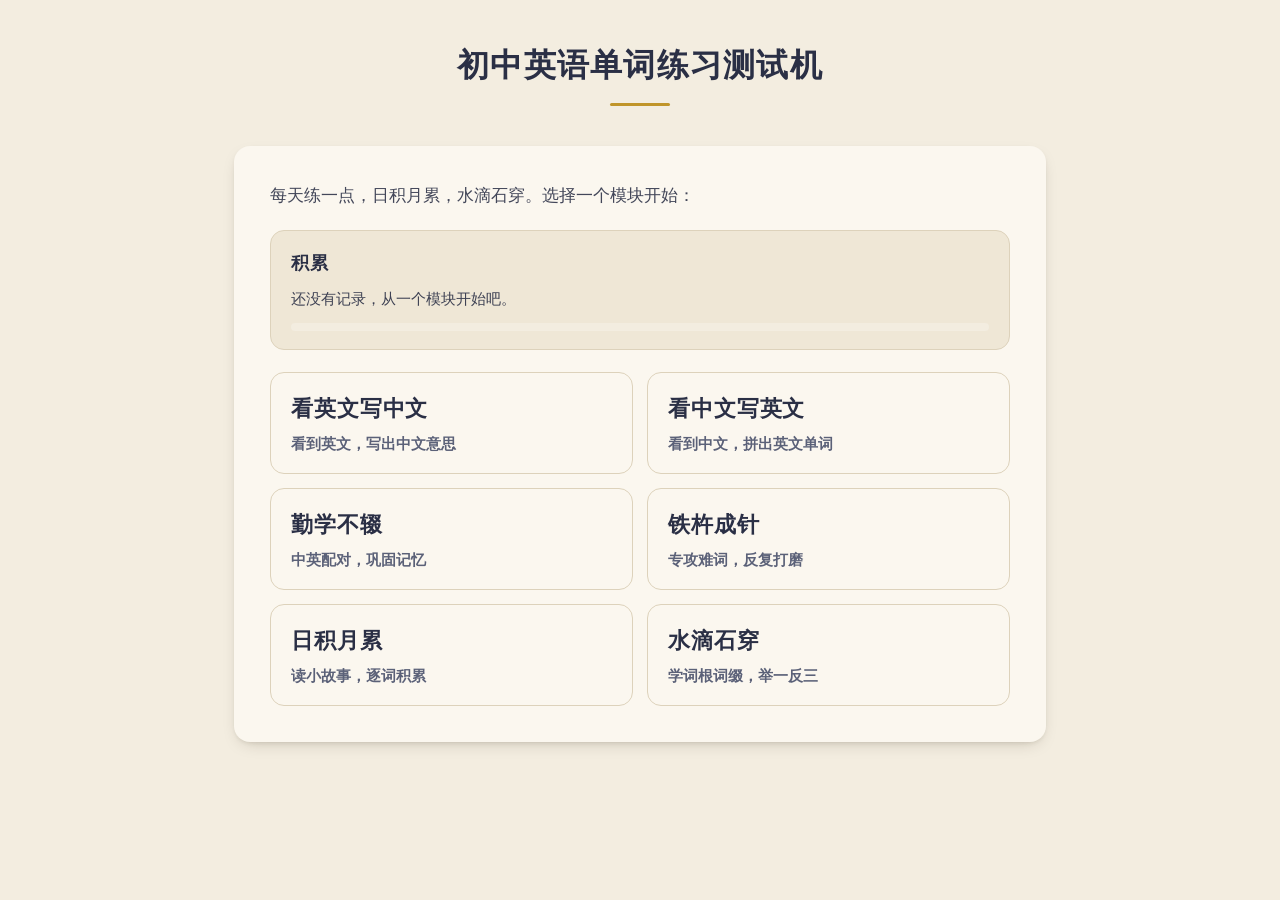
<file: index.html>
<!doctype html>
<html lang="zh-CN">
  <head>
    <!-- Google tag (gtag.js) -->
    <script async src="https://www.googletagmanager.com/gtag/js?id=G-KXS2DY9MQ6"></script>
    <script src="scripts/analytics.js"></script>
    <meta charset="utf-8" />
    <meta name="viewport" content="width=device-width, initial-scale=1" />
    <title>初中英语单词练习测试机</title>
    <meta
      name="description"
      content="初中英语单词练习：随机出题、英汉互测、难词专练、词根词缀与单词故事。"
    />
    <meta name="theme-color" content="#2A2F45" />
    <link rel="manifest" href="manifest.webmanifest" />
    <link rel="apple-touch-icon" href="icons/apple-touch-icon.png" />
    <link rel="stylesheet" href="styles/basic.css" media="screen" />

    <script src="./words_f.js" defer></script>
    <script src="scripts/quiz_storage.js" defer></script>
    <script src="scripts/home.js" defer></script>
    <script src="./pwa.js" defer></script>
  </head>
  <body>
    <div id="header">
      <p>
        <a href="index.html">
          <span class="title-full">初中英语单词练习测试机</span>
          <span class="title-short" aria-hidden="true">初中英语单词测试</span>
        </a>
      </p>
    </div>

    <div id="content" class="home-page">
      <p class="home-intro">
        每天练一点，日积月累，水滴石穿。选择一个模块开始：
      </p>

      <div class="home-progress" aria-label="学习进度">
        <p class="home-progress-label">积累</p>
        <p class="home-progress-stats" id="home-progress-stats">加载中…</p>
        <div
          class="home-progress-track"
          role="progressbar"
          aria-label="已掌握进度"
        >
          <div class="home-progress-fill" id="home-progress-fill"></div>
        </div>
      </div>

      <div class="home-grid">
        <a class="home-card" href="EtoC.html">
          <span class="home-card-title">看英文写中文</span>
          <span class="home-card-desc">看到英文，写出中文意思</span>
        </a>
        <a class="home-card" href="CtoE.html">
          <span class="home-card-title">看中文写英文</span>
          <span class="home-card-desc">看到中文，拼出英文单词</span>
        </a>
        <a class="home-card" href="sentence.html">
          <span class="home-card-title">勤学不辍</span>
          <span class="home-card-desc">中英配对，巩固记忆</span>
        </a>
        <a class="home-card" href="needle.html">
          <span class="home-card-title">铁杵成针</span>
          <span class="home-card-desc">专攻难词，反复打磨</span>
        </a>
        <a class="home-card" href="accumulate.html">
          <span class="home-card-title">日积月累</span>
          <span class="home-card-desc">读小故事，逐词积累</span>
        </a>
        <a class="home-card" href="roots.html">
          <span class="home-card-title">水滴石穿</span>
          <span class="home-card-desc">学词根词缀，举一反三</span>
        </a>
      </div>
    </div>
  </body>
</html>
</file>
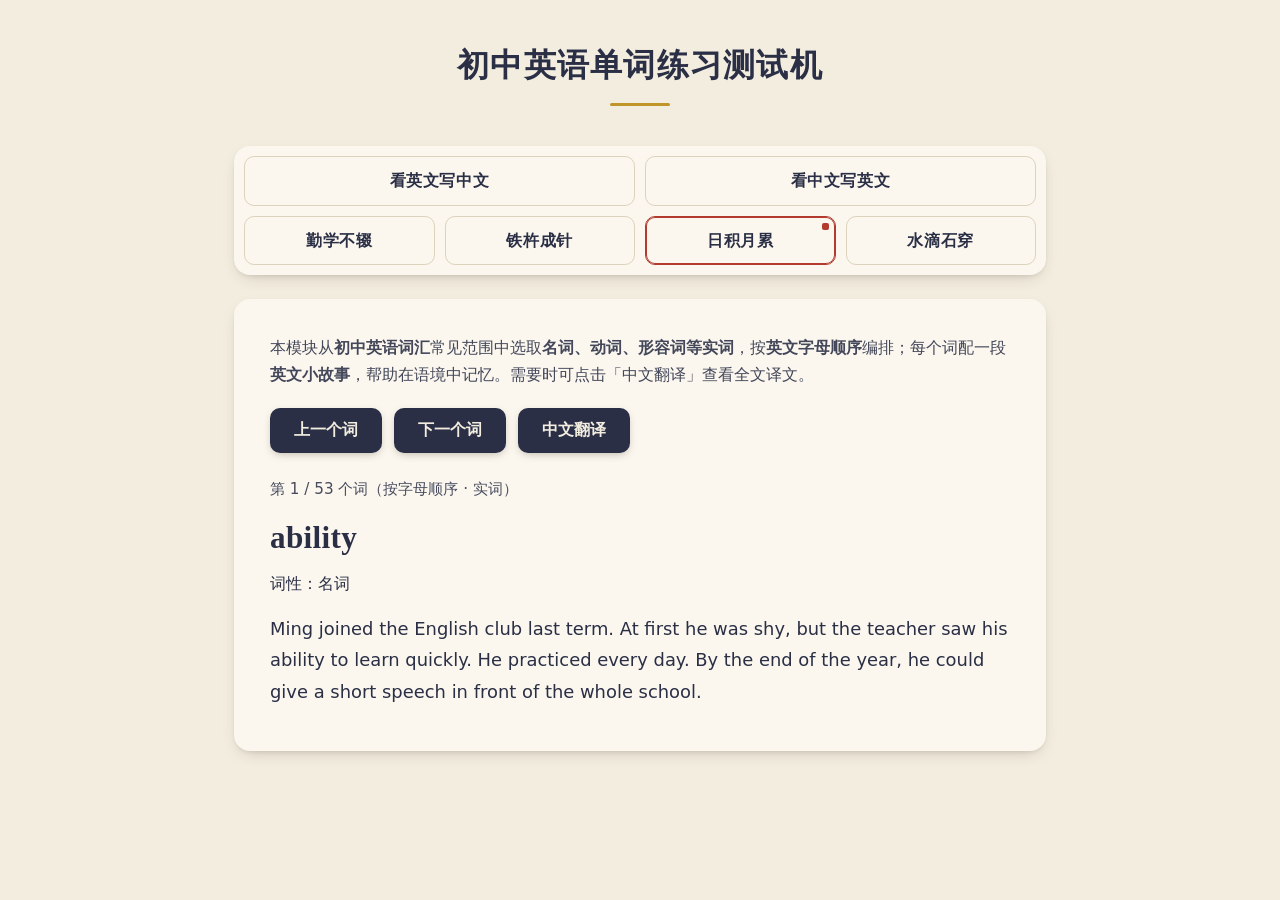
<file: accumulate.html>
<!doctype html>
<html lang="zh-CN">
  <head>
    <!-- Google tag (gtag.js) -->
    <script async src="https://www.googletagmanager.com/gtag/js?id=G-KXS2DY9MQ6"></script>
    <script src="scripts/analytics.js"></script>
    <meta charset="utf-8" />
    <meta name="viewport" content="width=device-width, initial-scale=1" />
    <title>日积月累 · 单词故事</title>
    <meta
      name="description"
      content="按字母顺序阅读初中英语实词小故事，可查看中文翻译。"
    />
    <meta name="theme-color" content="#2A2F45" />
    <link rel="manifest" href="manifest.webmanifest" />
    <link rel="apple-touch-icon" href="icons/apple-touch-icon.png" />
    <link rel="stylesheet" href="styles/basic.css" media="screen" />
    <script src="scripts/jquery-1.11.3.js" defer></script>
    <script src="./words_f.js" defer></script>
    <script src="scripts/word_policy.js" defer></script>
    <script src="scripts/word_stories.js" defer></script>
    <script src="./pwa.js" defer></script>
  </head>
  <body>
    <div id="header">
      <p>
        <a href="index.html">
          <span class="title-full">初中英语单词练习测试机</span>
          <span class="title-short" aria-hidden="true">初中英语单词测试</span>
        </a>
      </p>
    </div>

    <div id="navigation" aria-label="导航">
      <ul>
        <li class="nav-primary"><a href="EtoC.html">看英文写中文</a></li>
        <li class="nav-primary"><a href="CtoE.html">看中文写英文</a></li>
        <li class="nav-secondary">
          <a href="sentence.html">勤学不辍</a>
        </li>
        <li class="nav-secondary">
          <a href="needle.html">铁杵成针</a>
        </li>
        <li class="nav-secondary">
          <a class="here" href="accumulate.html">日积月累</a>
        </li>
        <li class="nav-secondary">
          <a href="roots.html">水滴石穿</a>
        </li>
      </ul>
    </div>

    <div id="content" class="accumulate-page">
      <p class="accumulate-intro">
        本模块从<strong>初中英语词汇</strong>常见范围中选取<strong>名词、动词、形容词等实词</strong>，按<strong>英文字母顺序</strong>编排；每个词配一段<strong>英文小故事</strong>，帮助在语境中记忆。需要时可点击「中文翻译」查看全文译文。
      </p>
      <div class="accumulate-actions">
        <button id="btn-prev-word-story" type="button">上一个词</button>
        <button id="btn-next-word-story" type="button">下一个词</button>
        <button id="btn-toggle-story-zh" type="button">
          <info text="no">中文翻译</info>
        </button>
      </div>
      <div id="accumulate-display" class="accumulate-display" aria-live="polite"></div>
      <p
        id="accumulate-translation"
        class="accumulate-translation"
        style="display: none"
        lang="zh-CN"
      ></p>
    </div>
  </body>
</html>
</file>
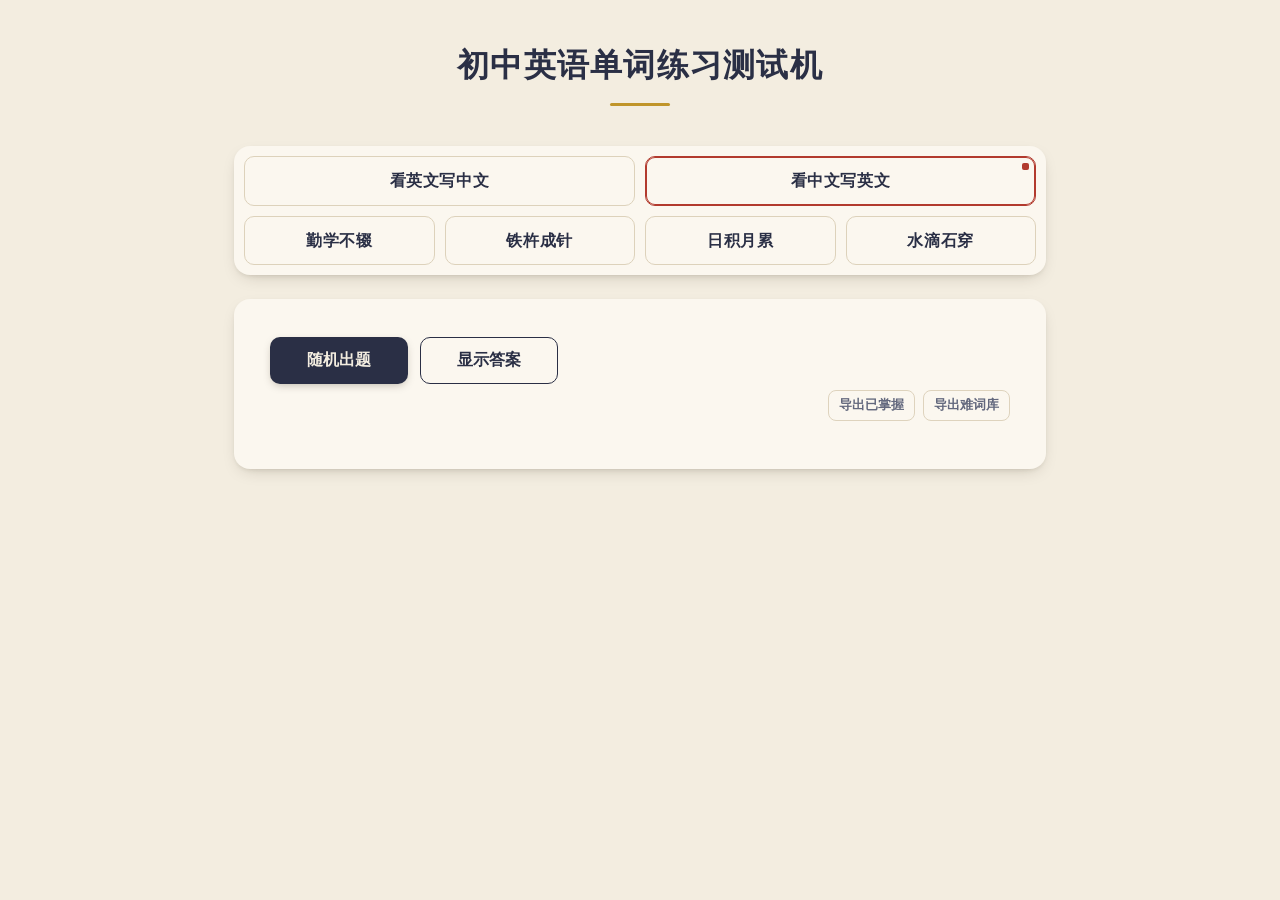
<file: CtoE.html>
<!doctype html>
<html lang="zh-CN">
  <head>
    <!-- Google tag (gtag.js) -->
    <script async src="https://www.googletagmanager.com/gtag/js?id=G-KXS2DY9MQ6"></script>
    <script src="scripts/analytics.js"></script>
    <meta charset="utf-8" />
    <meta name="viewport" content="width=device-width, initial-scale=1" />
    <title>看中文写英文 · 初中英语单词练习测试机</title>
    <meta
      name="description"
      content="初中英语单词练习：看中文写英文，随机出题，即时判分，显示/隐藏答案。"
    />
    <meta name="theme-color" content="#2A2F45" />
    <link rel="manifest" href="manifest.webmanifest" />
    <link rel="apple-touch-icon" href="icons/apple-touch-icon.png" />
    <link rel="stylesheet" href="styles/basic.css" media="screen" />

    <script src="scripts/jquery-1.11.3.js" defer></script>
    <script src="./words_f.js" defer></script>
    <script src="scripts/word_policy.js" defer></script>
    <script src="scripts/quiz_storage.js" defer></script>
    <script src="scripts/status.js" defer></script>
    <script src="./pwa.js" defer></script>
  </head>
  <body>
    <div id="header">
      <p>
        <a href="index.html">
          <span class="title-full">初中英语单词练习测试机</span>
          <span class="title-short" aria-hidden="true">初中英语单词测试</span>
        </a>
      </p>
    </div>

    <div id="navigation" aria-label="导航">
      <ul>
        <li class="nav-primary"><a href="EtoC.html">看英文写中文</a></li>
        <li class="nav-primary"><a class="here" href="CtoE.html">看中文写英文</a></li>
        <li class="nav-secondary">
          <a href="sentence.html">勤学不辍</a>
        </li>
        <li class="nav-secondary">
          <a href="needle.html">铁杵成针</a>
        </li>
        <li class="nav-secondary">
          <a href="accumulate.html">日积月累</a>
        </li>
        <li class="nav-secondary">
          <a href="roots.html">水滴石穿</a>
        </li>
      </ul>
    </div>

    <div id="content" class="quiz-main-page" data-quiz-mode="ctoe">
      <div class="quiz-main-actions">
        <button id="btn1" type="button">随机出题</button>
        <button id="btn2" type="button" aria-controls="words-table">
          <info text="no">显示答案</info>
        </button>
      </div>
      <p class="quiz-hint" style="display: none">
        可在答题框内输入答案，点击「显示答案」可查看参考答案，点击红灯将单词加入难词库，增加单词的练习频率，点击绿灯表示单词已完全掌握，无需再练习，再次点击取消操作。
      </p>
      <div class="quiz-light-legend" aria-label="标记说明" style="display: none">
        <span><i class="light-dot light-red"></i>红灯：难词库</span>
        <span><i class="light-dot light-green"></i>绿灯：已掌握</span>
        <span><i class="light-dot light-yellow"></i>黄灯：已标记，再点取消</span>
      </div>
      <div class="quiz-export-corner">
        <button type="button" id="btn-export-mastered">导出已掌握</button>
        <button type="button" id="btn-export-needle">导出难词库</button>
      </div>
      <table id="words-table">
        <tbody></tbody>
      </table>
    </div>
  </body>
</html>
</file>
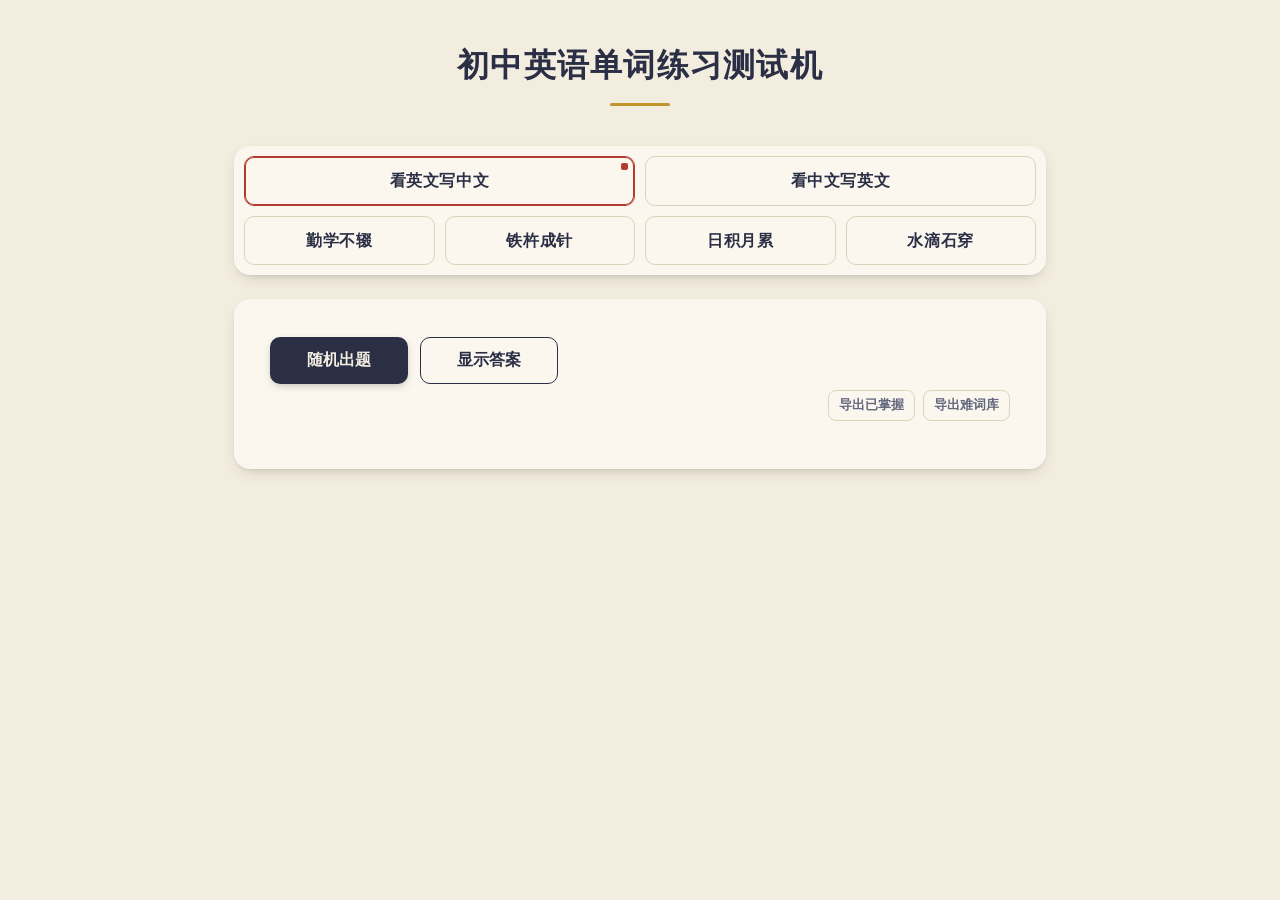
<file: EtoC.html>
<!doctype html>
<html lang="zh-CN">
  <head>
    <!-- Google tag (gtag.js) -->
    <script async src="https://www.googletagmanager.com/gtag/js?id=G-KXS2DY9MQ6"></script>
    <script src="scripts/analytics.js"></script>
    <meta charset="utf-8" />
    <meta name="viewport" content="width=device-width, initial-scale=1" />
    <title>看英文写中文 · 初中英语单词练习测试机</title>
    <meta
      name="description"
      content="初中英语单词练习：看英文写中文，随机出题，即时判分，显示/隐藏答案。"
    />
    <meta name="theme-color" content="#2A2F45" />
    <link rel="manifest" href="manifest.webmanifest" />
    <link rel="apple-touch-icon" href="icons/apple-touch-icon.png" />
    <link rel="stylesheet" href="styles/basic.css" media="screen" />

    <script src="scripts/jquery-1.11.3.js" defer></script>
    <script src="./words_f.js" defer></script>
    <script src="scripts/word_policy.js" defer></script>
    <script src="scripts/quiz_storage.js" defer></script>
    <script src="scripts/status.js" defer></script>
    <script src="./pwa.js" defer></script>
  </head>
  <body>
    <div id="header">
      <p>
        <a href="index.html">
          <span class="title-full">初中英语单词练习测试机</span>
          <span class="title-short" aria-hidden="true">初中英语单词测试</span>
        </a>
      </p>
    </div>

    <div id="navigation" aria-label="导航">
      <ul>
        <li class="nav-primary"><a class="here" href="EtoC.html">看英文写中文</a></li>
        <li class="nav-primary"><a href="CtoE.html">看中文写英文</a></li>
        <li class="nav-secondary">
          <a href="sentence.html">勤学不辍</a>
        </li>
        <li class="nav-secondary">
          <a href="needle.html">铁杵成针</a>
        </li>
        <li class="nav-secondary">
          <a href="accumulate.html">日积月累</a>
        </li>
        <li class="nav-secondary">
          <a href="roots.html">水滴石穿</a>
        </li>
      </ul>
    </div>

    <div id="content" class="quiz-main-page" data-quiz-mode="etoc">
      <div class="quiz-main-actions">
        <button id="btn1" type="button">随机出题</button>
        <button id="btn2" type="button" aria-controls="words-table">
          <info text="no">显示答案</info>
        </button>
      </div>
      <p class="quiz-hint" style="display: none">
        可在答题框内输入答案，点击「显示答案」可查看参考答案，点击红灯将单词加入难词库，增加单词的练习频率，点击绿灯表示单词已完全掌握，无需再练习，再次点击取消操作。
      </p>
      <div class="quiz-light-legend" aria-label="标记说明" style="display: none">
        <span><i class="light-dot light-red"></i>红灯：难词库</span>
        <span><i class="light-dot light-green"></i>绿灯：已掌握</span>
        <span><i class="light-dot light-yellow"></i>黄灯：已标记，再点取消</span>
      </div>
      <div class="quiz-export-corner">
        <button type="button" id="btn-export-mastered">导出已掌握</button>
        <button type="button" id="btn-export-needle">导出难词库</button>
      </div>
      <table id="words-table">
        <tbody></tbody>
      </table>
    </div>
  </body>
</html>
</file>
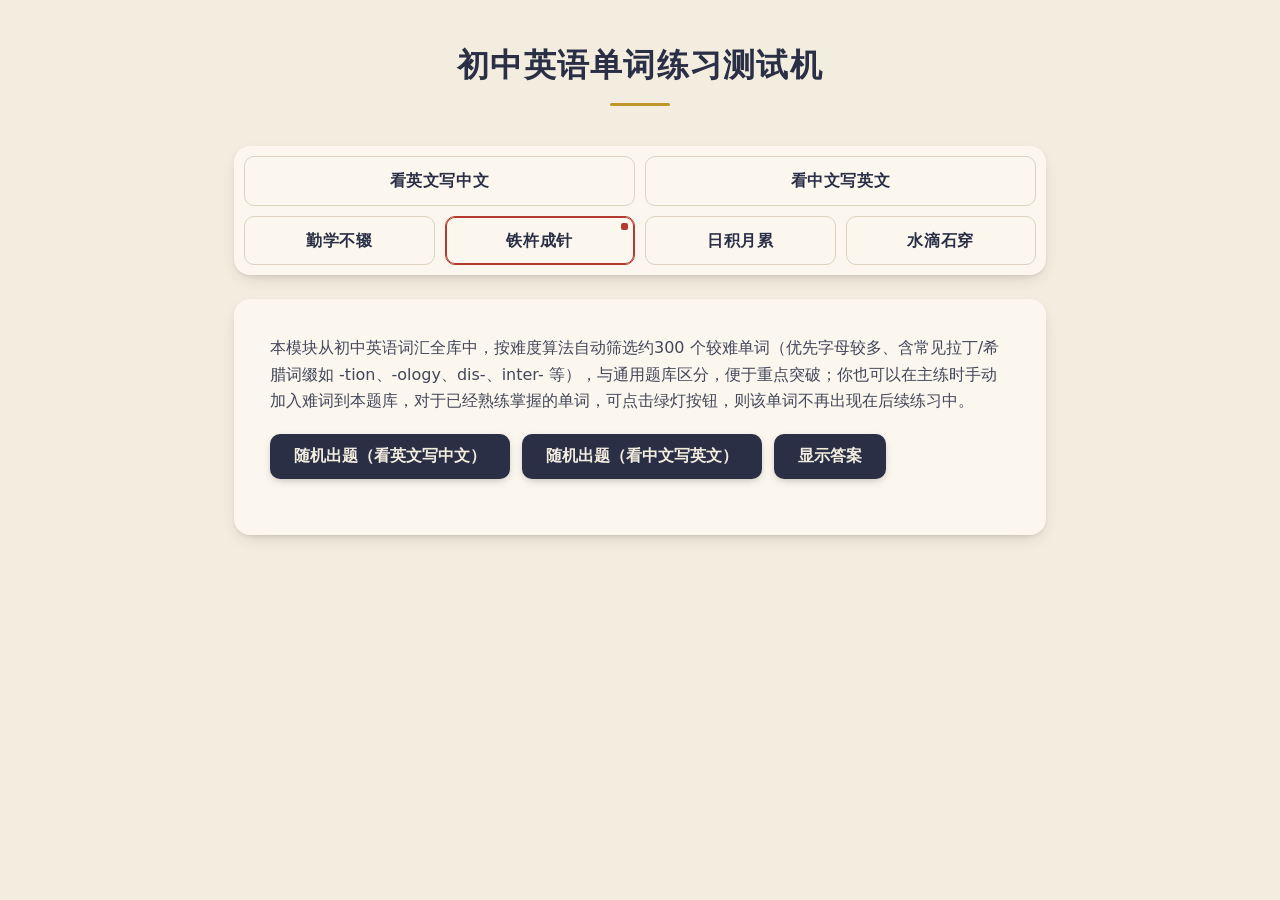
<file: needle.html>
﻿<!doctype html>
<html lang="zh-CN">
  <head>
    <!-- Google tag (gtag.js) -->
    <script async src="https://www.googletagmanager.com/gtag/js?id=G-KXS2DY9MQ6"></script>
    <script src="scripts/analytics.js"></script>
    <meta charset="utf-8" />
    <meta name="viewport" content="width=device-width, initial-scale=1" />
    <title>铁杵成针 · 难点词汇</title>
    <meta
      name="description"
      content="从初中英语词库筛选较长、含词根词缀等较难词汇，重点练习。"
    />
    <meta name="theme-color" content="#2A2F45" />
    <link rel="manifest" href="manifest.webmanifest" />
    <link rel="apple-touch-icon" href="icons/apple-touch-icon.png" />
    <link rel="stylesheet" href="styles/basic.css" media="screen" />
    <script src="scripts/jquery-1.11.3.js" defer></script>
    <script src="./words_f.js" defer></script>
    <script src="scripts/word_policy.js" defer></script>
    <script src="scripts/quiz_storage.js" defer></script>
    <script src="scripts/status.js" defer></script>
    <script src="scripts/hard_words.js" defer></script>
    <script src="scripts/needle.js" defer></script>
    <script src="./pwa.js" defer></script>
  </head>
  <body>
    <div id="header">
      <p>
        <a href="index.html">
          <span class="title-full">初中英语单词练习测试机</span>
          <span class="title-short" aria-hidden="true">初中英语单词测试</span>
        </a>
      </p>
    </div>

    <div id="navigation" aria-label="导航">
      <ul>
        <li class="nav-primary"><a href="EtoC.html">看英文写中文</a></li>
        <li class="nav-primary"><a href="CtoE.html">看中文写英文</a></li>
        <li class="nav-secondary">
          <a href="sentence.html">勤学不辍</a>
        </li>
        <li class="nav-secondary">
          <a class="here" href="needle.html">铁杵成针</a>
        </li>
        <li class="nav-secondary">
          <a href="accumulate.html">日积月累</a>
        </li>
        <li class="nav-secondary">
          <a href="roots.html">水滴石穿</a>
        </li>
      </ul>
    </div>

    <div id="content" class="needle-page">
      <p class="needle-intro">
        本模块从初中英语词汇全库中，按难度算法自动筛选约300 个较难单词（优先字母较多、含常见拉丁/希腊词缀如 -tion、-ology、dis-、inter- 等），与通用题库区分，便于重点突破；你也可以在主练时手动加入难词到本题库，对于已经熟练掌握的单词，可点击绿灯按钮，则该单词不再出现在后续练习中。
      </p>
      <div class="needle-actions">
        <button id="btn-needle-ec" type="button">
          随机出题（看英文写中文）
        </button>
        <button id="btn-needle-ce" type="button">
          随机出题（看中文写英文）
        </button>
        <button
          id="btn2"
          type="button"
          aria-controls="words-table"
        >
          <info text="no">显示答案</info>
        </button>
      </div>
      <table id="words-table">
        <tbody></tbody>
      </table>
    </div>
  </body>
</html>
</file>
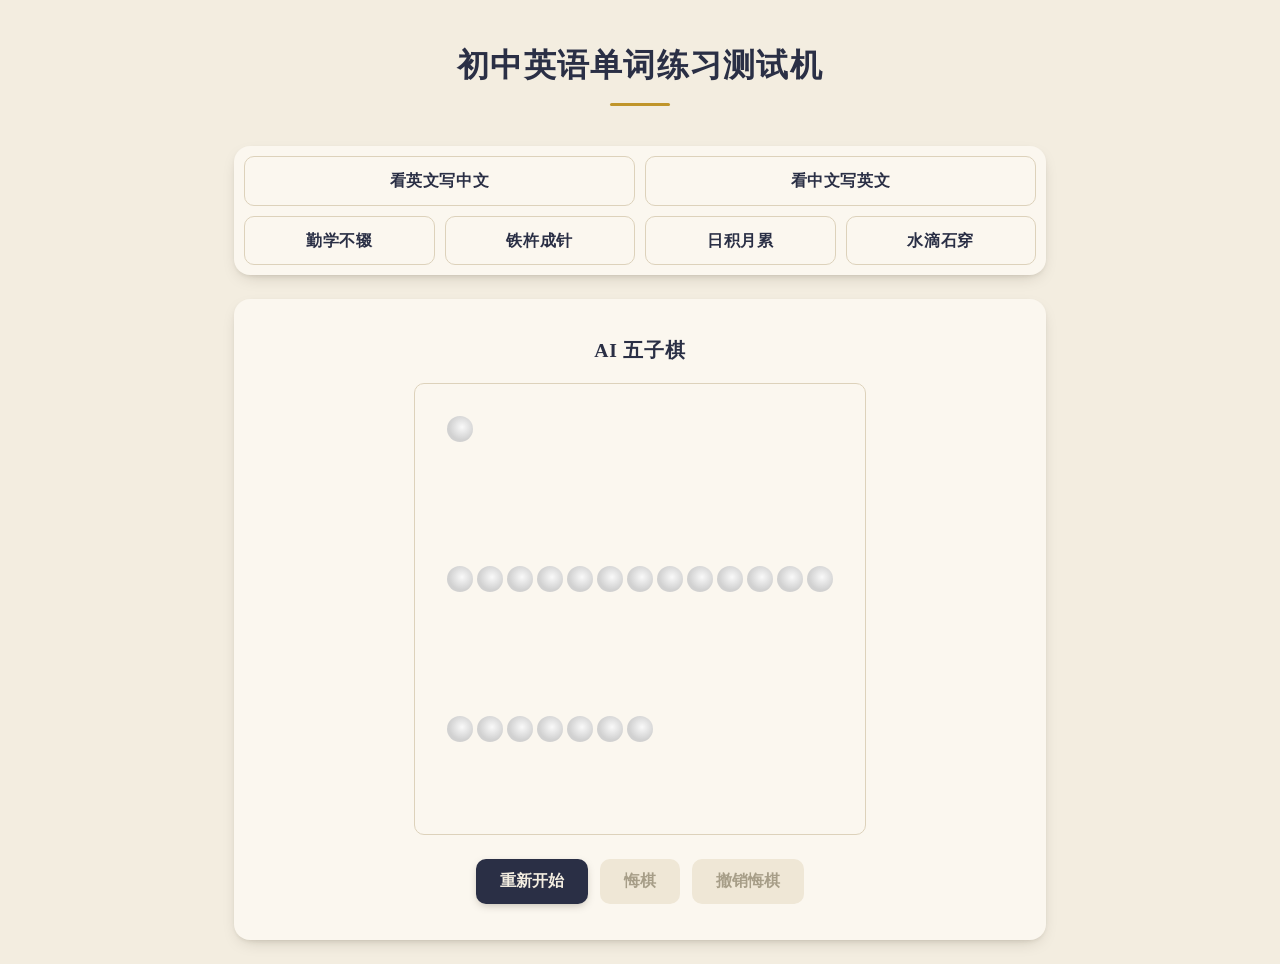
<file: nim.html>
<!doctype html>
<html lang="zh-CN">
  <head>
    <!-- Google tag (gtag.js) -->
    <script async src="https://www.googletagmanager.com/gtag/js?id=G-KXS2DY9MQ6"></script>
    <script src="scripts/analytics.js"></script>
    <meta charset="utf-8" />
    <meta name="viewport" content="width=device-width, initial-scale=1" />
    <title>五子棋 · 初中英语单词练习测试机</title>
    <meta name="theme-color" content="#2A2F45" />
    <link rel="manifest" href="manifest.webmanifest" />
    <link rel="apple-touch-icon" href="icons/apple-touch-icon.png" />
    <link rel="stylesheet" href="styles/basic.css" media="screen" />
    <script src="scripts/jquery-1.11.3.js" defer></script>
    <script src="./words_f.js" defer></script>
    <script src="./pwa.js" defer></script>
    <script src="scripts/nim.js" defer></script>
  </head>
  <body>
    <div id="header">
      <p>
        <a href="index.html">
          <span class="title-full">初中英语单词练习测试机</span>
          <span class="title-short" aria-hidden="true">初中英语单词测试</span>
        </a>
      </p>
    </div>

    <div id="navigation" aria-label="导航">
      <ul>
        <li class="nav-primary"><a href="EtoC.html">看英文写中文</a></li>
        <li class="nav-primary"><a href="CtoE.html">看中文写英文</a></li>
        <li class="nav-secondary">
          <a href="sentence.html">勤学不辍</a>
        </li>
        <li class="nav-secondary">
          <a href="needle.html">铁杵成针</a>
        </li>
        <li class="nav-secondary">
          <a href="accumulate.html">日积月累</a>
        </li>
        <li class="nav-secondary">
          <a href="roots.html">水滴石穿</a>
        </li>
      </ul>
    </div>

    <div id="content" class="nim-page">
      <h3 id="result-wrap">AI 五子棋</h3>
      <canvas id="chess" width="450" height="450"></canvas>
      <div class="btn-wrap">
        <button type="button" id="restart" class="restart">重新开始</button>
        <button type="button" id="goback" class="goback unable">悔棋</button>
        <button type="button" id="return" class="return unable">撤销悔棋</button>
      </div>
    </div>
  </body>
</html>
</file>
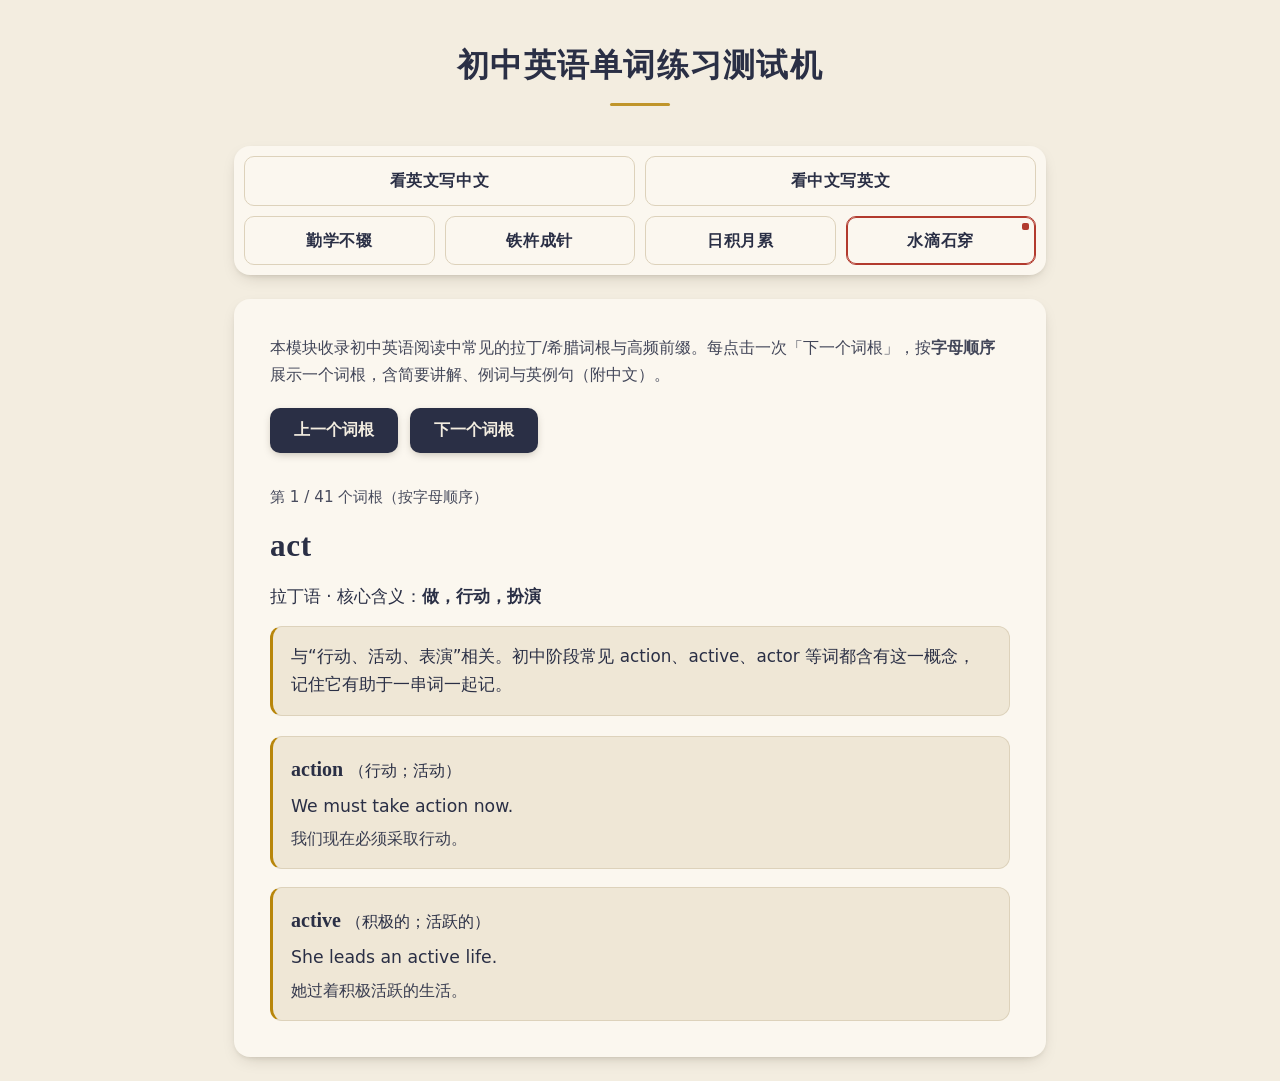
<file: roots.html>
<!doctype html>
<html lang="zh-CN">
  <head>
    <!-- Google tag (gtag.js) -->
    <script async src="https://www.googletagmanager.com/gtag/js?id=G-KXS2DY9MQ6"></script>
    <script src="scripts/analytics.js"></script>
    <meta charset="utf-8" />
    <meta name="viewport" content="width=device-width, initial-scale=1" />
    <title>水滴石穿 · 词根学习</title>
    <meta
      name="description"
      content="按字母顺序学习初中英语常见词根：讲解、例词与例句。"
    />
    <meta name="theme-color" content="#2A2F45" />
    <link rel="manifest" href="manifest.webmanifest" />
    <link rel="apple-touch-icon" href="icons/apple-touch-icon.png" />
    <link rel="stylesheet" href="styles/basic.css" media="screen" />
    <script src="scripts/jquery-1.11.3.js" defer></script>
    <script src="./words_f.js" defer></script>
    <script src="scripts/word_policy.js" defer></script>
    <script src="scripts/word_roots.js" defer></script>
    <script src="./pwa.js" defer></script>
  </head>
  <body>
    <div id="header">
      <p>
        <a href="index.html">
          <span class="title-full">初中英语单词练习测试机</span>
          <span class="title-short" aria-hidden="true">初中英语单词测试</span>
        </a>
      </p>
    </div>

    <div id="navigation" aria-label="导航">
      <ul>
        <li class="nav-primary"><a href="EtoC.html">看英文写中文</a></li>
        <li class="nav-primary"><a href="CtoE.html">看中文写英文</a></li>
        <li class="nav-secondary">
          <a href="sentence.html">勤学不辍</a>
        </li>
        <li class="nav-secondary">
          <a href="needle.html">铁杵成针</a>
        </li>
        <li class="nav-secondary">
          <a href="accumulate.html">日积月累</a>
        </li>
        <li class="nav-secondary">
          <a class="here" href="roots.html">水滴石穿</a>
        </li>
      </ul>
    </div>

    <div id="content" class="roots-page">
      <p class="roots-intro">
        本模块收录初中英语阅读中常见的拉丁/希腊词根与高频前缀。每点击一次「下一个词根」，按<strong>字母顺序</strong>展示一个词根，含简要讲解、例词与英例句（附中文）。
      </p>
      <div class="roots-actions">
        <button id="btn-prev-root" type="button">上一个词根</button>
        <button id="btn-next-root" type="button">下一个词根</button>
      </div>
      <div id="roots-display" class="roots-display" aria-live="polite"></div>
    </div>
  </body>
</html>
</file>
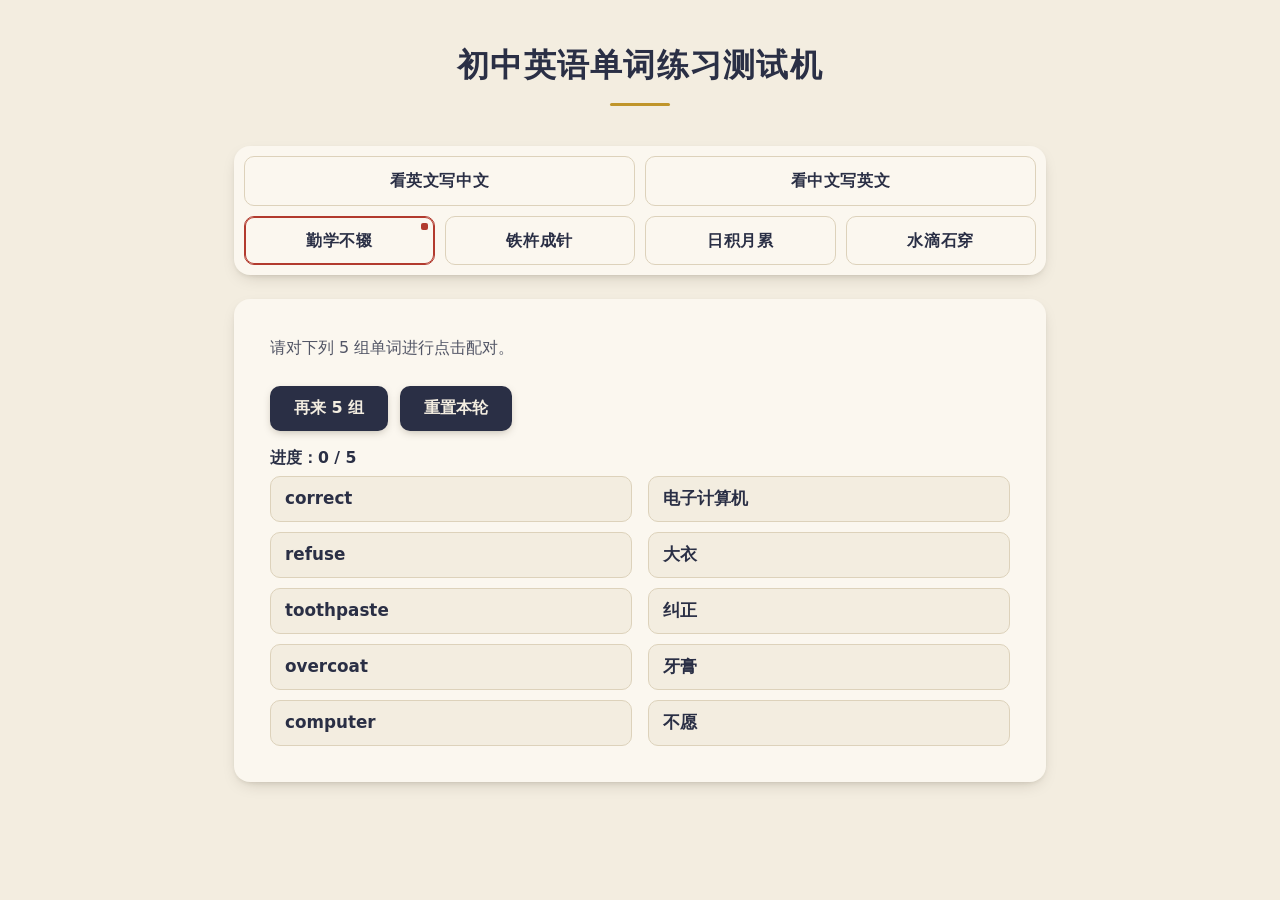
<file: sentence.html>
<!doctype html>
<html lang="zh-CN">
  <head>
    <!-- Google tag (gtag.js) -->
    <script async src="https://www.googletagmanager.com/gtag/js?id=G-KXS2DY9MQ6"></script>
    <script src="scripts/analytics.js"></script>
    <meta charset="utf-8" />
    <meta name="viewport" content="width=device-width, initial-scale=1" />
    <title>勤学不辍 · 中英配对</title>
    <meta
      name="description"
      content="从难词库随机抽取 5 组单词，进行中英点击配对练习。"
    />
    <meta name="theme-color" content="#2A2F45" />
    <link rel="manifest" href="manifest.webmanifest" />
    <link rel="apple-touch-icon" href="icons/apple-touch-icon.png" />
    <link rel="stylesheet" href="styles/basic.css" media="screen" />
    <script src="scripts/jquery-1.11.3.js" defer></script>
    <script src="./words_f.js" defer></script>
    <script src="scripts/word_policy.js" defer></script>
    <script src="scripts/quiz_storage.js" defer></script>
    <script src="scripts/hard_words.js" defer></script>
    <script src="scripts/sentence.js" defer></script>
    <script src="./pwa.js" defer></script>
  </head>
  <body>
    <div id="header">
      <p>
        <a href="index.html">
          <span class="title-full">初中英语单词练习测试机</span>
          <span class="title-short" aria-hidden="true">初中英语单词测试</span>
        </a>
      </p>
    </div>

    <div id="navigation" aria-label="导航">
      <ul>
        <li class="nav-primary"><a href="EtoC.html">看英文写中文</a></li>
        <li class="nav-primary"><a href="CtoE.html">看中文写英文</a></li>
        <li class="nav-secondary">
          <a class="here" href="sentence.html">勤学不辍</a>
        </li>
        <li class="nav-secondary">
          <a href="needle.html">铁杵成针</a>
        </li>
        <li class="nav-secondary">
          <a href="accumulate.html">日积月累</a>
        </li>
        <li class="nav-secondary">
          <a href="roots.html">水滴石穿</a>
        </li>
      </ul>
    </div>

    <div id="content" class="sentence-page">
      <p class="sentence-intro">
        请对下列 5 组单词进行点击配对。
      </p>
      <div class="sentence-actions">
        <button id="btn-new-round" type="button">再来 5 组</button>
        <button id="btn-reset-round" type="button">重置本轮</button>
      </div>
      <p id="sentence-progress" class="sentence-progress"></p>
      <div id="sentence-celebration" class="sentence-celebration" aria-live="polite"></div>
      <div class="pairing-board" aria-label="中英单词配对练习">
        <div class="pairing-column">
          <div id="pairing-en-list" class="pairing-list" role="list"></div>
        </div>
        <div class="pairing-column">
          <div id="pairing-zh-list" class="pairing-list" role="list"></div>
        </div>
      </div>
    </div>
  </body>
</html>
</file>
<file: styles/basic.css>
@import url(color.css);
@import url(layout.css);
@import url(typography.css);
</file>
